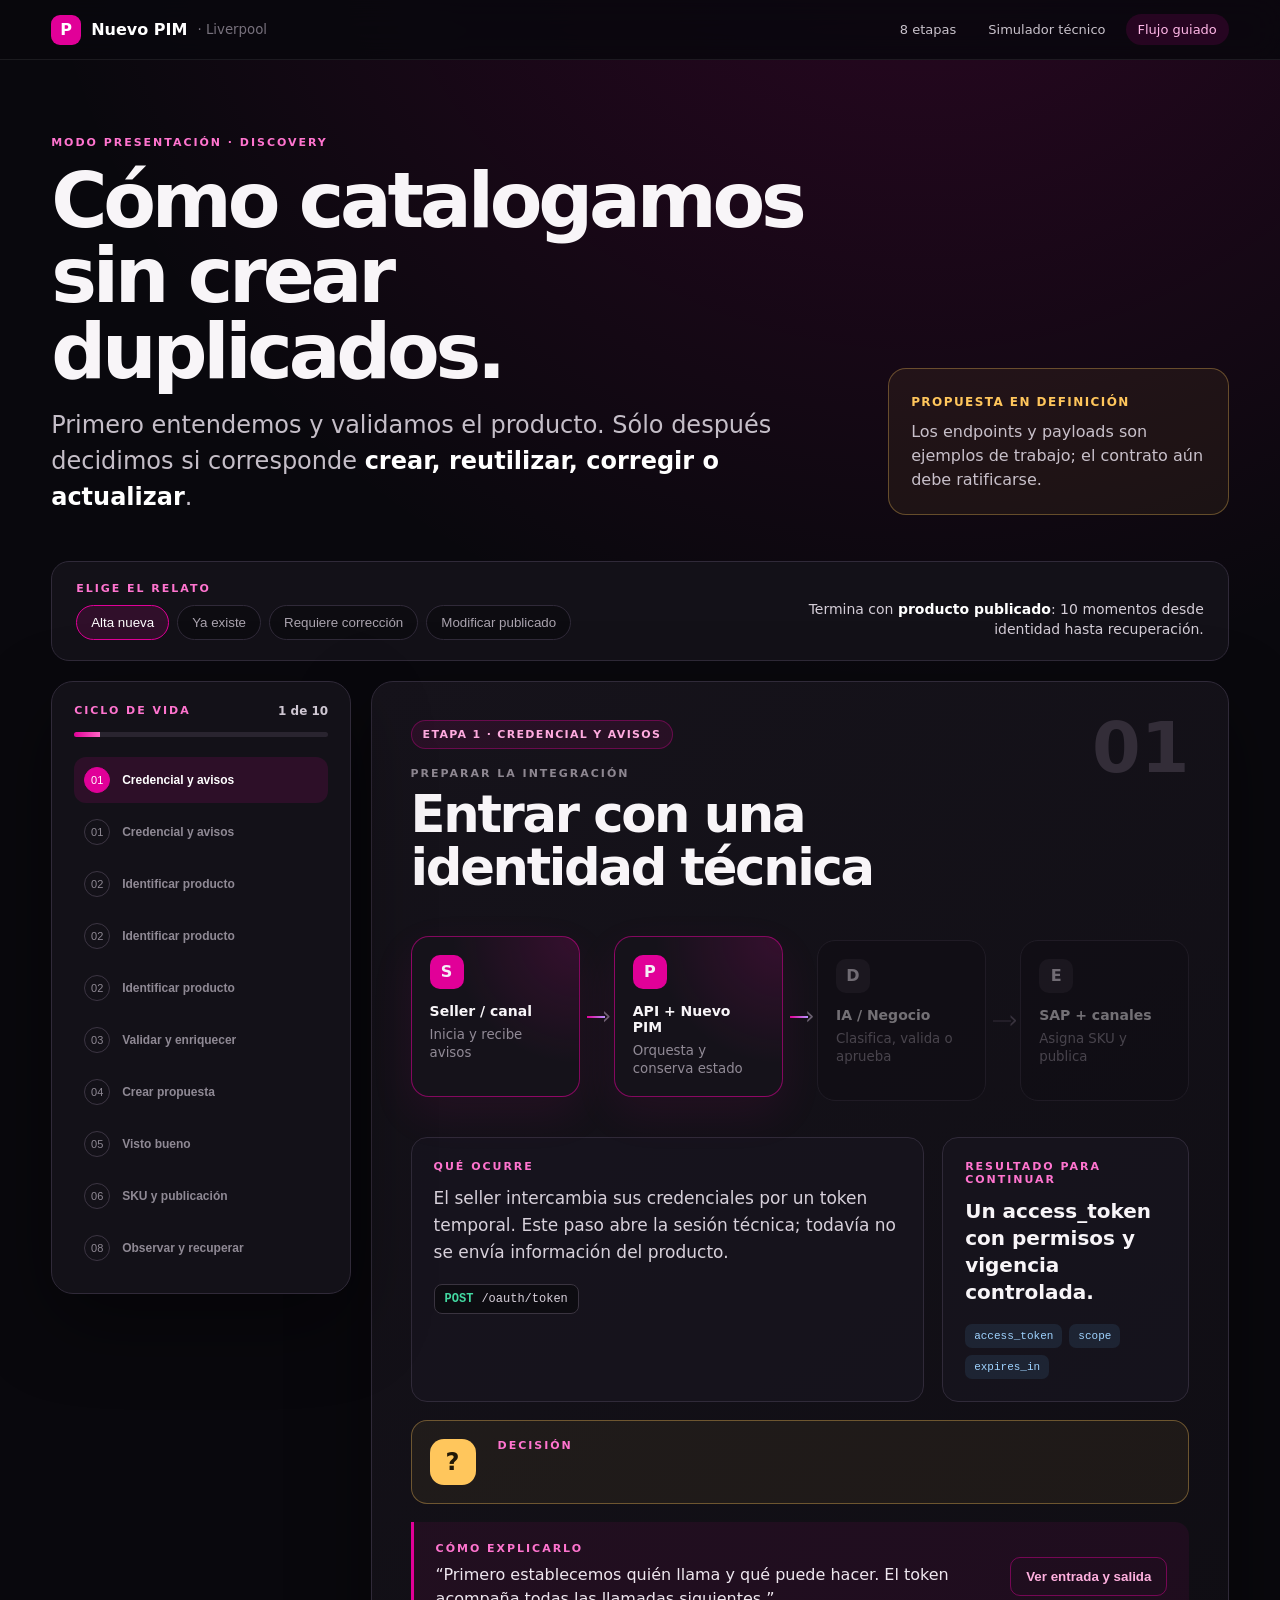
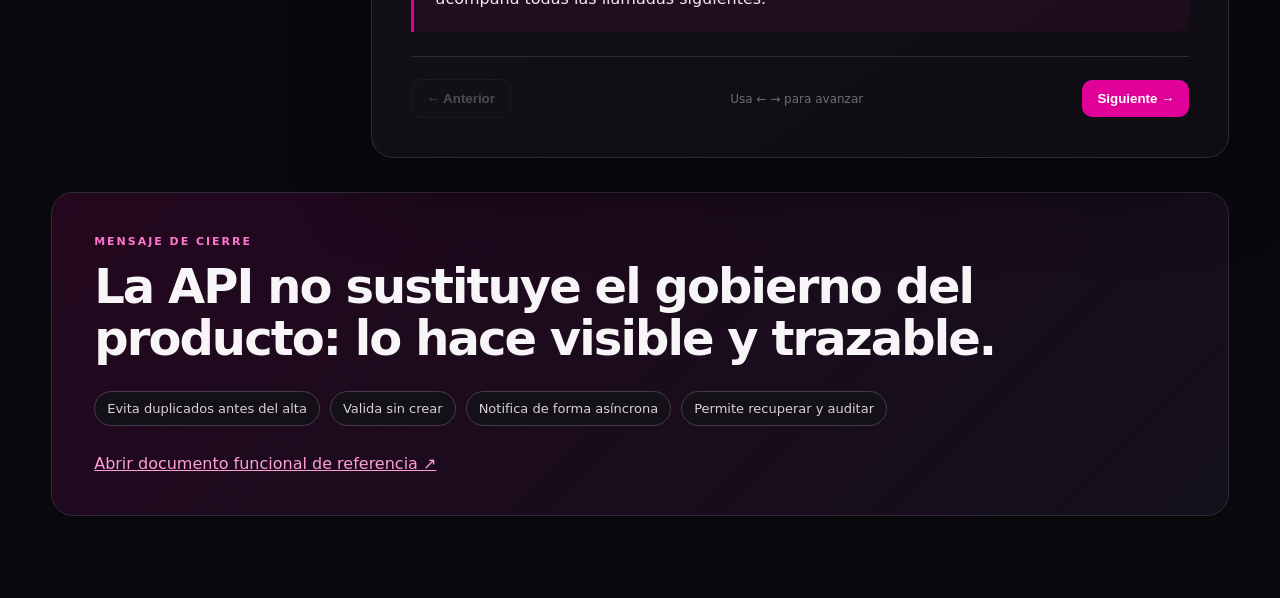
<file: flujo-guiado/index.html>
<!doctype html>
<html lang="es-MX">
<head>
  <meta charset="utf-8">
  <meta name="viewport" content="width=device-width,initial-scale=1">
  <meta name="description" content="Presentación guiada del ciclo de catalogación por API del Nuevo PIM.">
  <title>Flujo guiado · Catalogación por API · Nuevo PIM</title>
  <link rel="icon" href="/nuevo-pim-storyboards/icon.svg">
  <link rel="stylesheet" href="./presentacion.css?v=20261021b">
</head>
<body>
  <header class="topbar">
    <a class="brand" href="/nuevo-pim-storyboards/" aria-label="Nuevo PIM, inicio"><span>P</span> Nuevo PIM <small>· Liverpool</small></a>
    <nav aria-label="Navegación principal">
      <a href="/nuevo-pim-storyboards/etapas/">8 etapas</a>
      <a href="/nuevo-pim-storyboards/simulador/">Simulador técnico</a>
      <a class="active" href="./">Flujo guiado</a>
    </nav>
  </header>

  <main>
    <section class="intro" aria-labelledby="page-title">
      <div>
        <p class="eyebrow">MODO PRESENTACIÓN · DISCOVERY</p>
        <h1 id="page-title">Cómo catalogamos sin crear duplicados.</h1>
        <p class="lead">Primero entendemos y validamos el producto. Sólo después decidimos si corresponde <strong>crear, reutilizar, corregir o actualizar</strong>.</p>
      </div>
      <aside class="status-note">
        <span>Propuesta en definición</span>
        <p>Los endpoints y payloads son ejemplos de trabajo; el contrato aún debe ratificarse.</p>
      </aside>
    </section>

    <section class="scenario-bar" aria-label="Escenario de presentación">
      <div>
        <p class="section-label">Elige el relato</p>
        <div class="scenario-tabs" role="tablist">
          <button class="scenario-tab active" role="tab" aria-selected="true" data-scenario="new">Alta nueva</button>
          <button class="scenario-tab" role="tab" aria-selected="false" data-scenario="existing">Ya existe</button>
          <button class="scenario-tab" role="tab" aria-selected="false" data-scenario="correction">Requiere corrección</button>
          <button class="scenario-tab" role="tab" aria-selected="false" data-scenario="modify">Modificar publicado</button>
        </div>
      </div>
      <div class="scenario-outcome" id="scenarioOutcome"></div>
    </section>

    <section class="presentation-shell">
      <aside class="stage-rail" aria-label="Etapas del ciclo">
        <div class="rail-head">
          <p class="section-label">Ciclo de vida</p>
          <strong id="progressText">1 de 10</strong>
        </div>
        <div class="progress"><span id="progressBar"></span></div>
        <ol id="stageList"></ol>
      </aside>

      <article class="scene" aria-live="polite">
        <header class="scene-head">
          <div>
            <span class="stage-chip" id="stageChip"></span>
            <p class="scene-kicker" id="sceneKicker"></p>
            <h2 id="sceneTitle"></h2>
          </div>
          <span class="scene-number" id="sceneNumber"></span>
        </header>

        <div class="actor-flow" id="actorFlow" aria-label="Interacción entre actores"></div>

        <div class="scene-grid">
          <section class="explanation-card">
            <p class="section-label">Qué ocurre</p>
            <p class="explanation" id="sceneExplanation"></p>
            <div class="endpoint-list" id="endpointList"></div>
          </section>
          <section class="result-card">
            <p class="section-label">Resultado para continuar</p>
            <strong id="sceneResult"></strong>
            <div class="correlation" id="correlation"></div>
          </section>
        </div>

        <section class="decision-card" id="decisionCard" hidden>
          <div class="decision-icon">?</div>
          <div><p class="section-label">Decisión</p><h3 id="decisionTitle"></h3><p id="decisionText"></p></div>
        </section>

        <section class="speaker-note">
          <div><p class="section-label">Cómo explicarlo</p><p id="speakerNote"></p></div>
          <button class="detail-button" id="openDetail">Ver entrada y salida</button>
        </section>

        <footer class="controls">
          <button id="prevStep" class="secondary">← Anterior</button>
          <span class="keyboard-help">Usa ← → para avanzar</span>
          <button id="nextStep" class="primary">Siguiente →</button>
        </footer>
      </article>
    </section>

    <section class="closing">
      <p class="eyebrow">MENSAJE DE CIERRE</p>
      <h2>La API no sustituye el gobierno del producto: lo hace visible y trazable.</h2>
      <div class="closing-points">
        <span>Evita duplicados antes del alta</span><span>Valida sin crear</span><span>Notifica de forma asíncrona</span><span>Permite recuperar y auditar</span>
      </div>
      <a href="https://jmlagunasa.github.io/documentacion-pim/catalogacion-por-api-ciclo-de-vida.html#e1" target="_blank" rel="noreferrer">Abrir documento funcional de referencia ↗</a>
    </section>
  </main>

  <dialog id="detailDialog" class="detail-dialog" aria-labelledby="detailTitle">
    <div class="dialog-shell">
      <header><div><p class="section-label">Ejemplo funcional</p><h2 id="detailTitle"></h2></div><button id="closeDetail" aria-label="Cerrar">×</button></header>
      <p class="dialog-purpose" id="detailPurpose"></p>
      <div class="io-grid">
        <section><h3>Entrada</h3><div class="field-table" id="requestFields"></div></section>
        <section><h3>Salida</h3><div class="field-table" id="responseFields"></div></section>
      </div>
      <p class="dialog-foot">Los colores conectan el dato que se genera con el paso que lo reutiliza. Ejemplo ilustrativo sujeto a ratificación.</p>
    </div>
  </dialog>

  <script src="./presentacion.js?v=20261021b"></script>
</body>
</html>
</file>
<file: flujo-guiado/presentacion.css>
:root{--bg:#09080d;--panel:#131118;--panel2:#1a1720;--line:#302a39;--text:#f8f5f8;--muted:#aaa3ae;--pink:#e10098;--pink2:#ff74cf;--green:#43d8a1;--blue:#62b7ff;--amber:#ffc65c;--purple:#b795ff;--danger:#ff6f7d;--shadow:0 28px 80px rgba(0,0,0,.42)}
*{box-sizing:border-box}html{scroll-behavior:smooth}body{margin:0;background:radial-gradient(circle at 72% -10%,rgba(225,0,152,.17),transparent 35%),var(--bg);color:var(--text);font-family:Inter,ui-sans-serif,system-ui,-apple-system,BlinkMacSystemFont,"Segoe UI",sans-serif}.topbar{position:sticky;top:0;z-index:20;display:flex;align-items:center;justify-content:space-between;gap:24px;padding:14px clamp(20px,4vw,64px);border-bottom:1px solid rgba(255,255,255,.08);background:rgba(9,8,13,.86);backdrop-filter:blur(18px)}.brand{display:flex;align-items:center;gap:10px;color:white;text-decoration:none;font-weight:700}.brand span{display:grid;width:30px;height:30px;place-items:center;border-radius:9px;background:var(--pink)}.brand small{color:#77717c;font-weight:500}.topbar nav{display:flex;gap:8px;flex-wrap:wrap}.topbar nav a{padding:8px 12px;border-radius:999px;color:#c9c2cc;text-decoration:none;font-size:13px}.topbar nav a:hover,.topbar nav a.active{background:rgba(225,0,152,.13);color:#ffb7e7}main{width:min(1500px,100%);margin:auto;padding:0 clamp(18px,4vw,64px) 80px}.intro{display:grid;grid-template-columns:minmax(0,1.4fr) minmax(280px,.6fr);gap:42px;align-items:end;padding:76px 0 46px}.eyebrow,.section-label,.scene-kicker{margin:0;color:var(--pink2);font-size:11px;font-weight:800;letter-spacing:.18em;text-transform:uppercase}.intro h1{max-width:920px;margin:14px 0 18px;font-size:clamp(42px,6vw,82px);line-height:.98;letter-spacing:-.055em}.lead{max-width:850px;margin:0;color:#c5bec8;font-size:clamp(18px,2vw,24px);line-height:1.5}.lead strong{color:white}.status-note{padding:22px;border:1px solid rgba(255,198,92,.32);border-radius:18px;background:rgba(255,198,92,.06)}.status-note span{color:var(--amber);font-size:12px;font-weight:800;text-transform:uppercase;letter-spacing:.12em}.status-note p{margin:10px 0 0;color:#c8c0ca;line-height:1.5}.scenario-bar{display:flex;align-items:end;justify-content:space-between;gap:24px;margin-bottom:20px;padding:20px 24px;border:1px solid var(--line);border-radius:18px;background:var(--panel)}.scenario-tabs{display:flex;gap:8px;flex-wrap:wrap;margin-top:10px}.scenario-tab{border:1px solid var(--line);border-radius:999px;background:#0d0c11;color:#aaa3ae;padding:9px 14px;cursor:pointer}.scenario-tab:hover,.scenario-tab.active{border-color:var(--pink);background:rgba(225,0,152,.14);color:white}.scenario-outcome{max-width:420px;color:#d4cdd7;text-align:right;font-size:14px;line-height:1.45}.scenario-outcome strong{color:white}.presentation-shell{display:grid;grid-template-columns:300px minmax(0,1fr);gap:20px}.stage-rail{position:sticky;top:78px;align-self:start;max-height:calc(100vh - 96px);overflow:auto;padding:22px;border:1px solid var(--line);border-radius:22px;background:var(--panel);box-shadow:var(--shadow)}.rail-head{display:flex;justify-content:space-between;align-items:center}.rail-head strong{font-size:12px;color:#cfc7d2}.progress{height:5px;margin:14px 0 20px;border-radius:99px;background:#29242f;overflow:hidden}.progress span{display:block;height:100%;width:0;background:linear-gradient(90deg,var(--pink),#ff66c4);transition:width .45s ease}.stage-rail ol{display:grid;gap:6px;margin:0;padding:0;list-style:none}.stage-rail button{width:100%;display:grid;grid-template-columns:28px 1fr;gap:10px;align-items:center;padding:10px;border:0;border-radius:12px;background:transparent;color:#8f8994;text-align:left;cursor:pointer}.stage-rail button span{display:grid;width:26px;height:26px;place-items:center;border:1px solid #3c3543;border-radius:50%;font-size:11px}.stage-rail button strong{font-size:12px;font-weight:650}.stage-rail button:hover{background:#1b1820;color:#dcd5df}.stage-rail button.active{background:rgba(225,0,152,.12);color:white}.stage-rail button.active span{border-color:var(--pink);background:var(--pink)}.stage-rail button.done span{border-color:rgba(67,216,161,.45);color:var(--green)}.scene{min-height:720px;padding:clamp(22px,3vw,42px);border:1px solid var(--line);border-radius:22px;background:linear-gradient(145deg,#16131b,#0f0d13);box-shadow:var(--shadow);overflow:hidden}.scene-head{display:flex;justify-content:space-between;gap:24px;align-items:flex-start}.stage-chip{display:inline-block;margin-bottom:18px;padding:7px 11px;border:1px solid rgba(225,0,152,.35);border-radius:999px;background:rgba(225,0,152,.09);color:#ffabdF;font-size:11px;font-weight:800;text-transform:uppercase;letter-spacing:.12em}.scene-kicker{color:#8e8791}.scene h2{max-width:900px;margin:8px 0 0;font-size:clamp(30px,4vw,54px);line-height:1.03;letter-spacing:-.045em}.scene-number{color:#332d38;font-size:70px;font-weight:900;line-height:.8}.actor-flow{display:grid;grid-template-columns:repeat(4,1fr);gap:34px;margin:46px 0 36px}.actor{position:relative;min-height:118px;padding:18px;border:1px solid #332d3a;border-radius:18px;background:#100e14;opacity:.42;transition:all .45s ease}.actor:not(:last-child)::after{content:"";position:absolute;top:50%;left:calc(100% + 8px);width:18px;height:2px;background:#3a3340}.actor:not(:last-child)::before{content:"›";position:absolute;z-index:2;top:calc(50% - 14px);left:calc(100% + 23px);color:#6c6272;font-size:24px}.actor.active{opacity:1;border-color:rgba(225,0,152,.55);background:radial-gradient(circle at top right,rgba(225,0,152,.16),transparent 55%),#15121a;transform:translateY(-4px);box-shadow:0 16px 45px rgba(225,0,152,.08)}.actor.active:not(:last-child)::after{background:linear-gradient(90deg,var(--pink),var(--purple));animation:flow 1.1s ease-in-out infinite}.actor-icon{display:grid;width:34px;height:34px;place-items:center;margin-bottom:14px;border-radius:10px;background:#27222d;color:#f4edf6;font-weight:900}.actor.active .actor-icon{background:var(--pink)}.actor strong{display:block;font-size:14px}.actor small{display:block;margin-top:7px;color:#918a96;line-height:1.35}.scene-grid{display:grid;grid-template-columns:1.35fr .65fr;gap:18px}.explanation-card,.result-card{padding:22px;border:1px solid var(--line);border-radius:16px;background:rgba(25,22,31,.68)}.explanation{margin:12px 0 18px;color:#d7d0da;font-size:17px;line-height:1.6}.endpoint-list{display:flex;flex-wrap:wrap;gap:8px}.endpoint{display:inline-flex;align-items:center;gap:8px;padding:7px 10px;border:1px solid #3a3440;border-radius:8px;background:#0d0c11;color:#d8d0db;font:12px ui-monospace,SFMono-Regular,Menlo,monospace}.endpoint b{color:var(--green)}.result-card strong{display:block;margin-top:12px;font-size:20px;line-height:1.35}.correlation{display:flex;flex-wrap:wrap;gap:7px;margin-top:18px}.data-pill{padding:6px 9px;border-radius:7px;background:rgba(98,183,255,.1);color:#9fd3ff;font:11px ui-monospace,SFMono-Regular,Menlo,monospace}.decision-card{display:grid;grid-template-columns:52px 1fr;gap:16px;margin-top:18px;padding:18px;border:1px solid rgba(255,198,92,.35);border-radius:16px;background:rgba(255,198,92,.06)}.decision-icon{display:grid;width:46px;height:46px;place-items:center;border-radius:14px;background:var(--amber);color:#211806;font-size:24px;font-weight:900}.decision-card h3{margin:6px 0;color:#fff}.decision-card p:last-child{margin:0;color:#c6bec8;line-height:1.5}.speaker-note{display:flex;align-items:center;justify-content:space-between;gap:24px;margin-top:18px;padding:20px 22px;border-left:3px solid var(--pink);border-radius:0 14px 14px 0;background:rgba(225,0,152,.07)}.speaker-note p:last-child{margin:8px 0 0;color:#eee7ef;font-size:16px;line-height:1.55}.detail-button,.controls button{border:0;border-radius:10px;padding:11px 15px;font-weight:750;cursor:pointer}.detail-button{flex:none;border:1px solid rgba(225,0,152,.45);background:transparent;color:#ffb0df}.controls{display:flex;align-items:center;justify-content:space-between;gap:14px;margin-top:24px;padding-top:22px;border-top:1px solid var(--line)}.controls .primary{background:var(--pink);color:white}.controls .secondary{border:1px solid #3a3440;background:#17141b;color:#ddd5df}.controls button:disabled{opacity:.3;cursor:not-allowed}.keyboard-help{color:#706a74;font-size:12px}.closing{margin-top:34px;padding:42px;border:1px solid var(--line);border-radius:22px;background:linear-gradient(135deg,rgba(225,0,152,.12),rgba(183,149,255,.06))}.closing h2{max-width:950px;margin:12px 0 26px;font-size:clamp(28px,4vw,48px);line-height:1.1;letter-spacing:-.04em}.closing-points{display:flex;flex-wrap:wrap;gap:10px;margin-bottom:28px}.closing-points span{padding:9px 12px;border:1px solid #463c4d;border-radius:999px;background:#131018;color:#d8d0dc;font-size:13px}.closing a{color:#ff9ed8}.detail-dialog{width:min(980px,calc(100% - 32px));max-height:90vh;border:1px solid #413749;border-radius:20px;padding:0;background:#100e14;color:white;box-shadow:0 30px 100px #000}.detail-dialog::backdrop{background:rgba(3,2,5,.82);backdrop-filter:blur(8px)}.dialog-shell{padding:28px}.dialog-shell>header{display:flex;align-items:start;justify-content:space-between;gap:18px}.dialog-shell h2{margin:7px 0 0;font-size:28px}.dialog-shell header button{display:grid;width:38px;height:38px;place-items:center;border:1px solid #3e3744;border-radius:50%;background:#1b1720;color:white;font-size:24px;cursor:pointer}.dialog-purpose{color:#bdb5c0;line-height:1.5}.io-grid{display:grid;grid-template-columns:1fr 1fr;gap:14px;margin-top:22px}.io-grid section{border:1px solid #352e3c;border-radius:14px;overflow:hidden;background:#0c0a0e}.io-grid h3{margin:0;padding:13px 16px;border-bottom:1px solid #352e3c;color:var(--green);font-size:13px;text-transform:uppercase;letter-spacing:.12em}.io-grid section:last-child h3{color:var(--blue)}.field-row{display:grid;grid-template-columns:minmax(100px,.7fr) 1.3fr;gap:12px;padding:11px 16px;border-top:1px solid rgba(255,255,255,.05)}.field-row:first-child{border-top:0}.field-row code{color:#d8d1db}.field-row span{color:#98919c;font-size:13px;line-height:1.4}.field-row.correlated{background:rgba(98,183,255,.06)}.field-row.correlated code{color:#9fd3ff}.dialog-foot{margin:20px 0 0;color:#807985;font-size:12px}@keyframes flow{50%{filter:brightness(1.9);box-shadow:0 0 10px rgba(225,0,152,.8)}}@media(max-width:980px){.intro{grid-template-columns:1fr}.presentation-shell{grid-template-columns:1fr}.stage-rail{position:relative;top:auto;max-height:none}.stage-rail ol{grid-template-columns:repeat(4,1fr)}.stage-rail button{grid-template-columns:1fr;text-align:center}.actor-flow{grid-template-columns:repeat(2,1fr)}.scene-grid,.io-grid{grid-template-columns:1fr}.scenario-bar{align-items:flex-start;flex-direction:column}.scenario-outcome{text-align:left}}@media(max-width:620px){.topbar{align-items:flex-start;flex-direction:column}.topbar nav{width:100%;overflow:auto;flex-wrap:nowrap}.intro{padding-top:48px}.stage-rail ol{grid-template-columns:repeat(2,1fr)}.actor-flow{grid-template-columns:1fr;gap:10px}.actor::before,.actor::after{display:none}.scene-number{font-size:44px}.speaker-note{align-items:flex-start;flex-direction:column}.keyboard-help{display:none}.closing{padding:28px}.field-row{grid-template-columns:1fr}}
</file>
